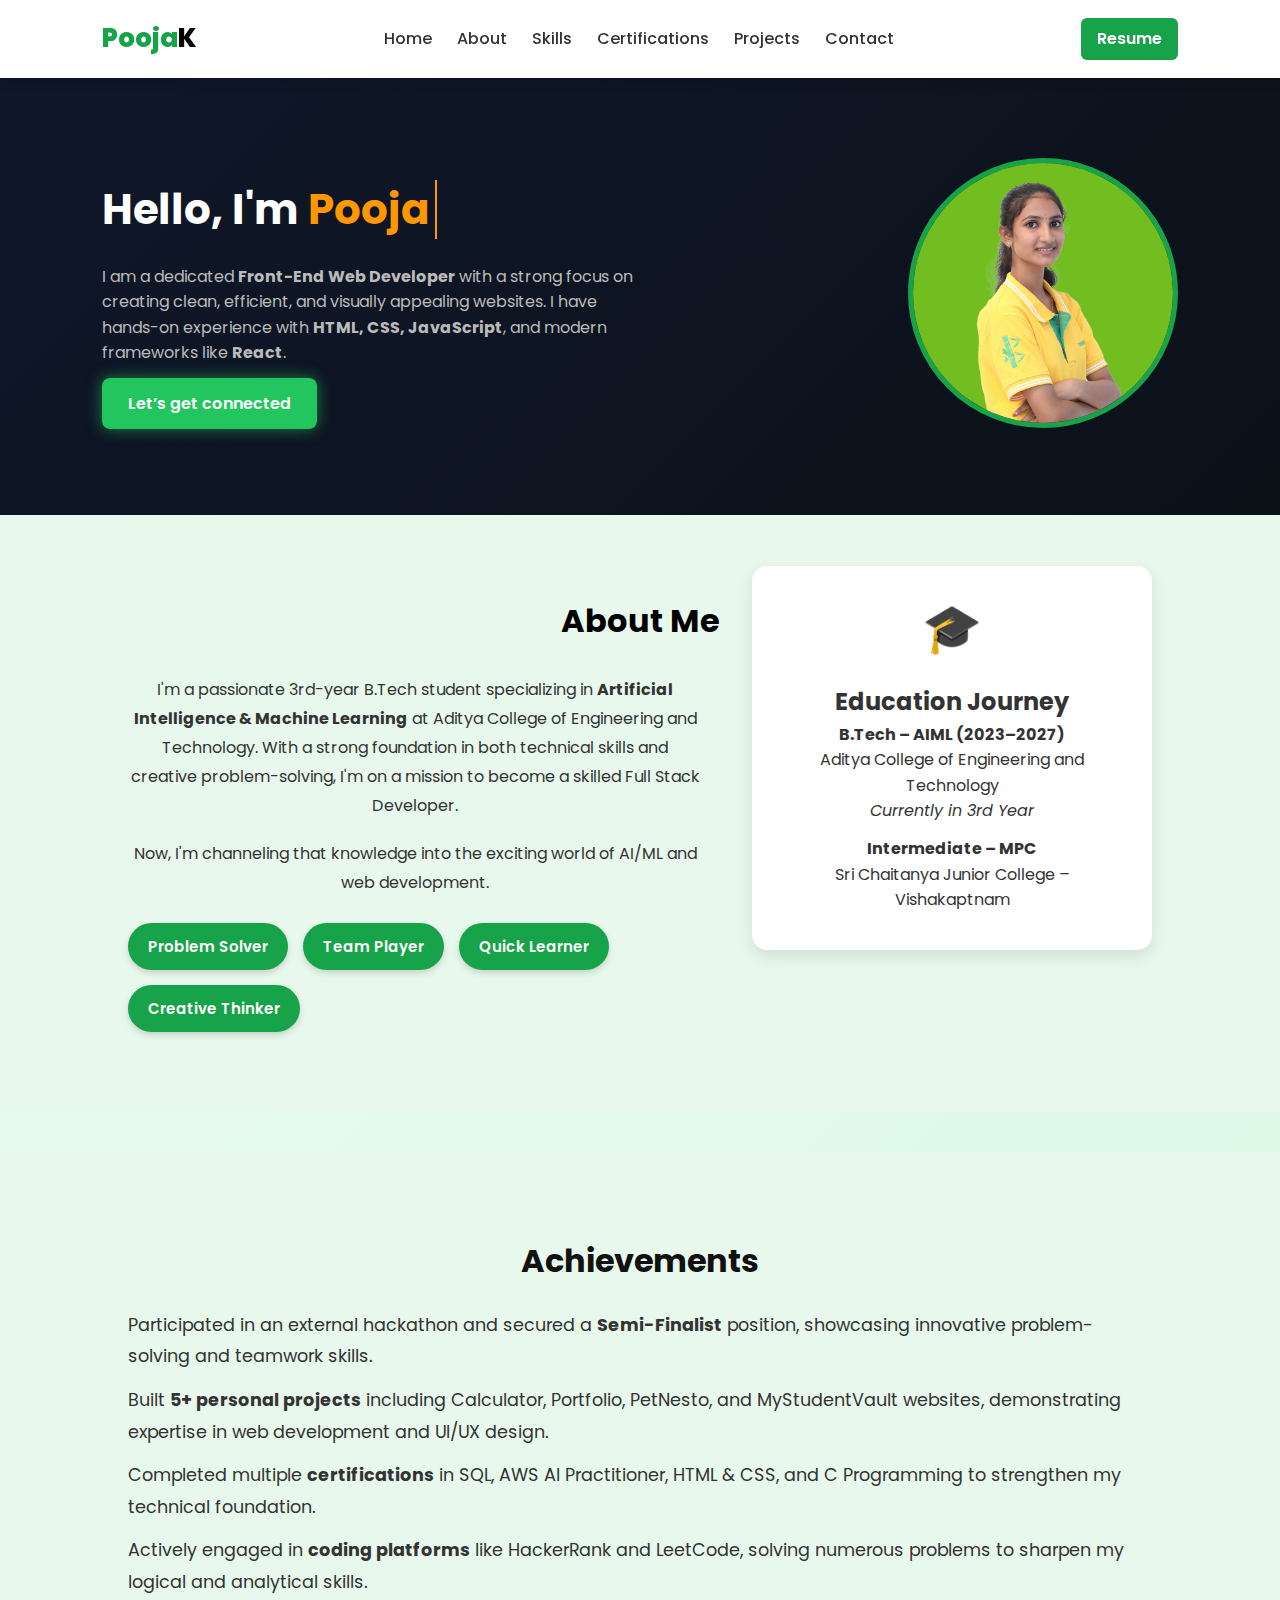
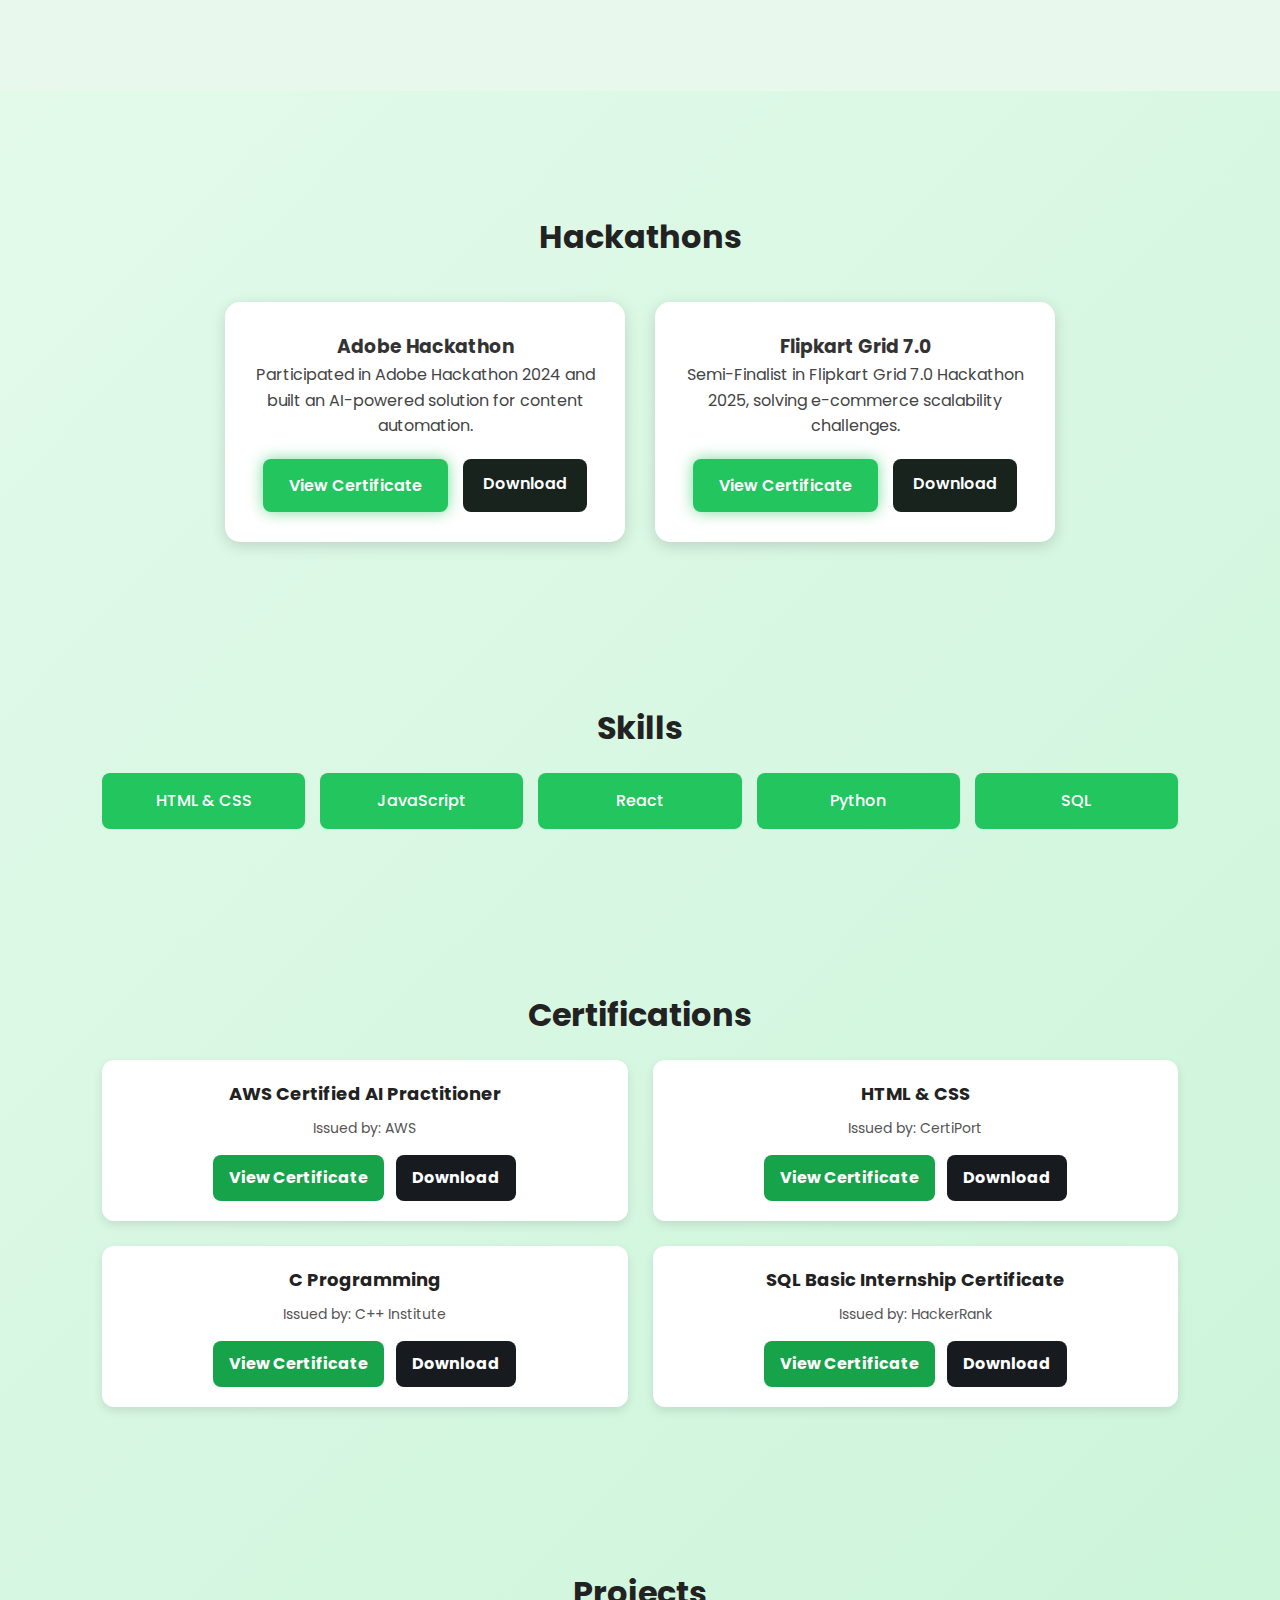
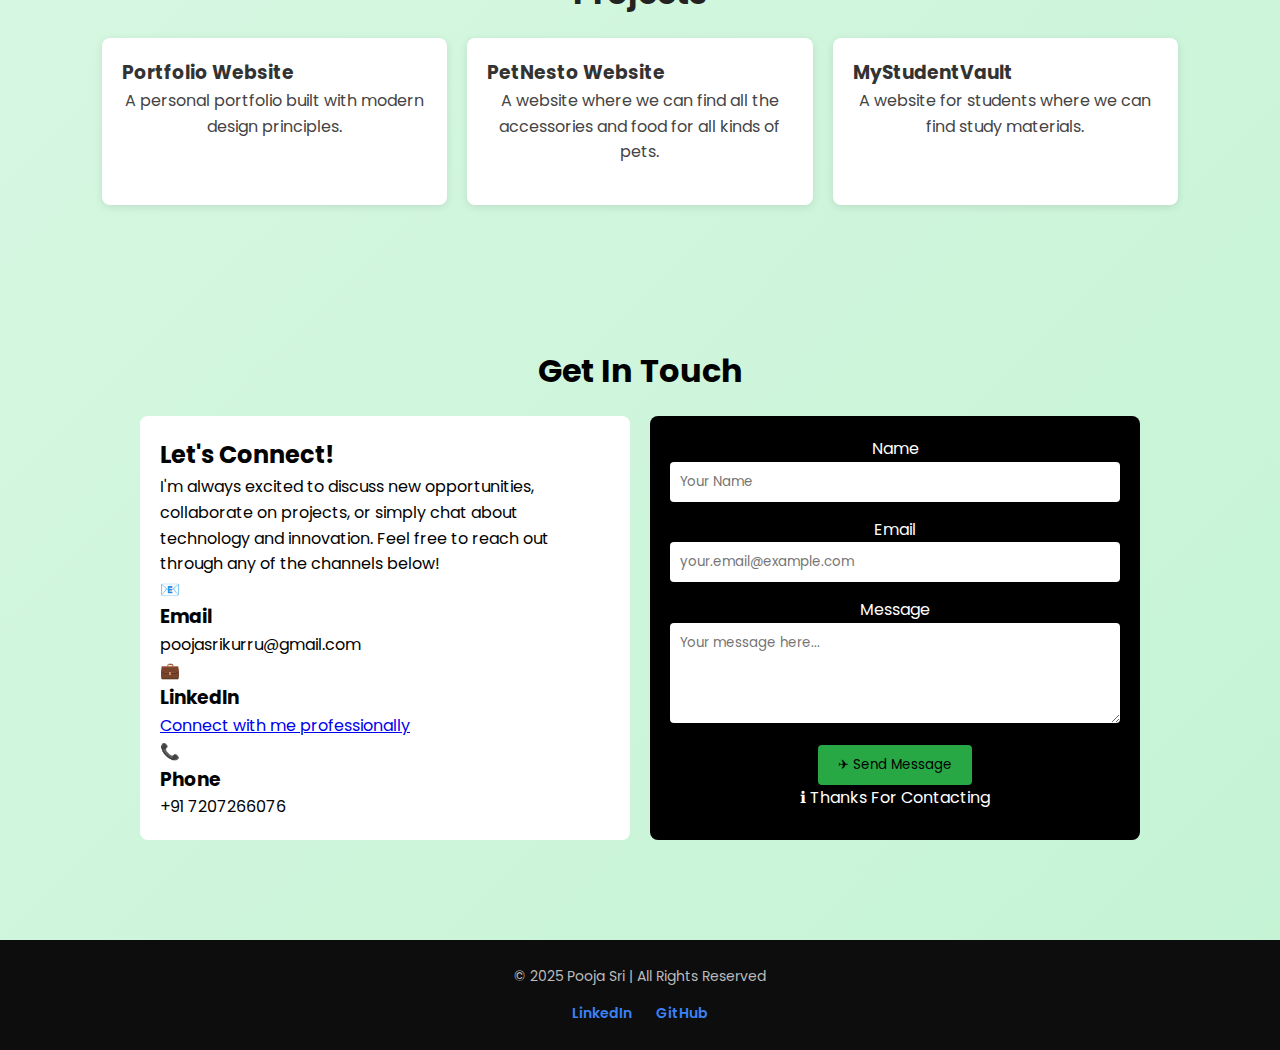
<file: index.html>
<!DOCTYPE html>
<html lang="en">
<head>
  <meta charset="UTF-8" />
  <meta name="viewport" content="width=device-width, initial-scale=1.0" />
  <title>Pooja Sri - Portfolio</title>
  <link rel="stylesheet" href="portfolio.css" />
  <link href="https://fonts.googleapis.com/css2?family=Poppins:wght@300;500;700&display=swap" rel="stylesheet" />
</head>
<body>

  <!-- Navbar -->
  <header class="navbar">
    <div class="logo">
      <span class="logo-main">Pooja</span><span class="logo-highlight">K</span>
    </div>

    <nav>
      <a href="#home">Home</a>
      <a href="#about">About</a>
      <a href="#skills">Skills</a>
      <a href="#certifications">Certifications</a>
      <a href="#projects">Projects</a>
      <a href="#contact">Contact</a>
    </nav>

    <a href="resume.pdf" target="_blank" class="resume-link">Resume</a>
  </header>

  <!-- Hero Section -->
  <section id="home" class="hero dark-hero">
    <div class="hero-text">
      <h1>Hello, I'm <span id="animated-text"></span></h1>
      <p>
        I am a dedicated <strong>Front-End Web Developer</strong> with a strong focus on creating clean, efficient, and visually appealing websites.    
        I have hands-on experience with <strong>HTML, CSS, JavaScript</strong>, and modern frameworks like <strong>React</strong>.
      </p>
      <a href="#about" class="btn-green">Let’s get connected</a>
    </div>

    <div class="hero-img">
      <div class="rotating-border"></div>
      <div class="profile-pic">
        <img src="./thub_shirt.png" alt="Pooja Sri" />
      </div>
    </div>
  </section>

  <!-- About Section -->
  <section id="about" class="about-section">
    <h1 class="section-title">About Me</h1>
    <div class="about-container">
      <!-- Left Side (My Story) -->
      <div class="about-story">
        <p>
          I'm a passionate 3rd-year B.Tech student specializing in
          <b>Artificial Intelligence & Machine Learning</b> at Aditya College of
          Engineering and Technology. With a strong foundation in both technical
          skills and creative problem-solving, I'm on a mission to become a skilled
          Full Stack Developer.
        </p>
        <p>
          Now, I'm channeling that knowledge into the exciting world of AI/ML and
          web development.
        </p>

        <div class="skills-tags">
          <span>Problem Solver</span>
          <span>Team Player</span>
          <span>Quick Learner</span>
          <span>Creative Thinker</span>
        </div>
      </div>

      <!-- Right Side (Education Journey) -->
      <div class="about-education">
        <div class="edu-card">
          <div class="edu-icon">🎓</div>
          <h2>Education Journey</h1>
          <p>
            <b>B.Tech – AIML (2023–2027)</b><br />
            Aditya College of Engineering and Technology<br />
            <i>Currently in 3rd Year</i>
          </p>
          <p>
            <b>Intermediate – MPC</b><br />
            Sri Chaitanya Junior College – Vishakaptnam 
          </p>
        </div>
      </div>
    </div>
  </section>

  <!-- Achievements -->
  <div class="about-subsection">
  <h1>Achievements</h1>
  <p>
    Participated in an external hackathon and secured a <strong>Semi-Finalist</strong> position, 
    showcasing innovative problem-solving and teamwork skills.  
  </p>
  <p>
    Built <strong>5+ personal projects</strong> including Calculator, Portfolio, PetNesto, and MyStudentVault 
    websites, demonstrating expertise in web development and UI/UX design.  
  </p>
  <p>
    Completed multiple <strong>certifications</strong> in SQL, AWS AI Practitioner, HTML & CSS, and 
    C Programming to strengthen my technical foundation.  
  </p>
  <p>
    Actively engaged in <strong>coding platforms</strong> like HackerRank and LeetCode, solving 
    numerous problems to sharpen my logical and analytical skills.  
  </p>
</div>


  <!-- Hackathons -->
  <section id="hackathons" class="section">
    <h1>Hackathons</h1>
    <div class="hackathon-grid">

      <!-- Adobe Hackathon Card -->
      <div class="hackathon-card">
        <h3>Adobe Hackathon</h3>
        <p class="hackathon-info">
          Participated in Adobe Hackathon 2024 and built an AI-powered solution for content automation.
        </p>
        <div class="hackathon-buttons">
          <a href="./hackathon1.html" target="_blank" class="btn-green">View Certificate</a>
          <a href="./hackathon1.html" download class="btn-download">Download</a>
        </div>
      </div>

      <!-- Flipkart Hackathon Card -->
      <div class="hackathon-card">
        <h3>Flipkart Grid 7.0</h3>
        <p class="hackathon-info">
          Semi-Finalist in Flipkart Grid 7.0 Hackathon 2025, solving e-commerce scalability challenges.
        </p>
        <div class="hackathon-buttons">
          <a href="./hackathon2.html" target="_blank" class="btn-green">View Certificate</a>
          <a href="./hackathon2.html" download class="btn-download">Download</a>
        </div>
      </div>

    </div>
  </section>

  <!-- Skills Section -->
  <section id="skills" class="section">
    <h2>Skills</h2>
    <div class="skills-grid">
      <div class="skill">HTML & CSS</div>
      <div class="skill">JavaScript</div>
      <div class="skill">React</div>
      <div class="skill">Python</div>
      <div class="skill">SQL</div>
    </div>
  </section>

  <!-- Certifications Section -->
  <section id="certifications" class="section">
  <h2>Certifications</h2>
  <div class="certification-grid">
    
    <div class="cert-card">
      <h3>AWS Certified AI Practitioner</h3>
      <p>Issued by: AWS</p>
      <div class="cert-buttons">
        <a href="certificate2.html" target="_blank" class="btn view-btn">View Certificate</a>
        <a href="certificate2.html" download class="btn download-btn">Download</a>
      </div>
    </div>

    <div class="cert-card">
      <h3>HTML & CSS</h3>
      <p>Issued by: CertiPort</p>
      <div class="cert-buttons">
        <a href="certificate3.html" target="_blank" class="btn view-btn">View Certificate</a>
        <a href="certificate3.html" download class="btn download-btn">Download</a>
      </div>
    </div>

    <div class="cert-card">
      <h3>C Programming</h3>
      <p>Issued by: C++ Institute</p>
      <div class="cert-buttons">
        <a href="certificate4.html" target="_blank" class="btn view-btn">View Certificate</a>
        <a href="certificate4.html" download class="btn download-btn">Download</a>
      </div>
    </div>

    <div class="cert-card">
      <h3>SQL Basic Internship Certificate</h3>
      <p>Issued by: HackerRank</p>
      <div class="cert-buttons">
        <a href="certificate.html" target="_blank" class="btn view-btn">View Certificate</a>
        <a href="certificate.html" download class="btn download-btn">Download</a>
      </div>
    </div>

  </div>
</section>


    

  <!-- Projects Section -->
  <section id="projects" class="section">
    <h2>Projects</h2>
    <div class="project-cards">
      <div class="card">
        <h3>Portfolio Website</h3>
        <p>A personal portfolio built with modern design principles.</p>
      </div>
      <div class="card">
        <h3>PetNesto Website</h3>
        <p>A website where we can find all the accessories and food for all kinds of pets.</p>
      </div>
      <div class="card">
        <h3>MyStudentVault</h3>
        <p>A website for students where we can find study materials.</p>
      </div>
    </div>
  </section>

  <!-- Contact Section -->
<section id="contact" class="contact-section">
  <h1 class="section-title">Get In Touch</h1>

  <div class="contact-container">
    <!-- Left Side -->
    <div class="contact-info">
      <h2>Let's Connect!</h2>
      <p>
        I'm always excited to discuss new opportunities, collaborate on projects, or simply chat about technology and innovation.
        Feel free to reach out through any of the channels below!
      </p>

      <div class="contact-card">
        <span class="icon">📧</span>
        <div>
          <h3>Email</h3>
          <p>poojasrikurru@gmail.com</p>
        </div>
      </div>

      <div class="contact-card">
        <span class="icon">💼</span>
        <div>
          <h3>LinkedIn</h3>
          <p><a href="https://www.linkedin.com/in/poojasri-k-7067142a5/" target="_blank">Connect with me professionally</a></p>
        </div>
      </div>

      <div class="contact-card">
        <span class="icon">📞</span>
        <div>
          <h3>Phone</h3>
          <p>+91 7207266076</p>
        </div>
      </div>
    </div>

    <!-- Right Side -->
    <div class="contact-form">
      <form action="https://formspree.io/f/yourFormID" method="POST"></form>
        <label for="name">Name</label>
        <input type="text" id="name" placeholder="Your Name" required />

        <label for="email">Email</label>
        <input type="email" id="email" placeholder="your.email@example.com" required />

        <label for="message">Message</label>
        <textarea id="message" rows="4" placeholder="Your message here..." required></textarea>

        <button type="submit" class="btn-send">✈ Send Message</button>
        <p class="thanks-msg">ℹ Thanks For Contacting</p>
      </form>
    </div>
  </div>
</section>

  <!-- Footer -->
  <footer>
    <p>© 2025 Pooja Sri | All Rights Reserved</p>
    <div class="social-links">
      <a href="https://www.linkedin.com/in/poojasri-k-7067142a5/" target="_blank">LinkedIn</a>
      <a href="https://github.com/72072poojasri" target="_blank">GitHub</a>
    </div>
  </footer>

  <script src="portfolio.js"></script>
  <script src="script.js"></script>
</body>
</html>
</file>
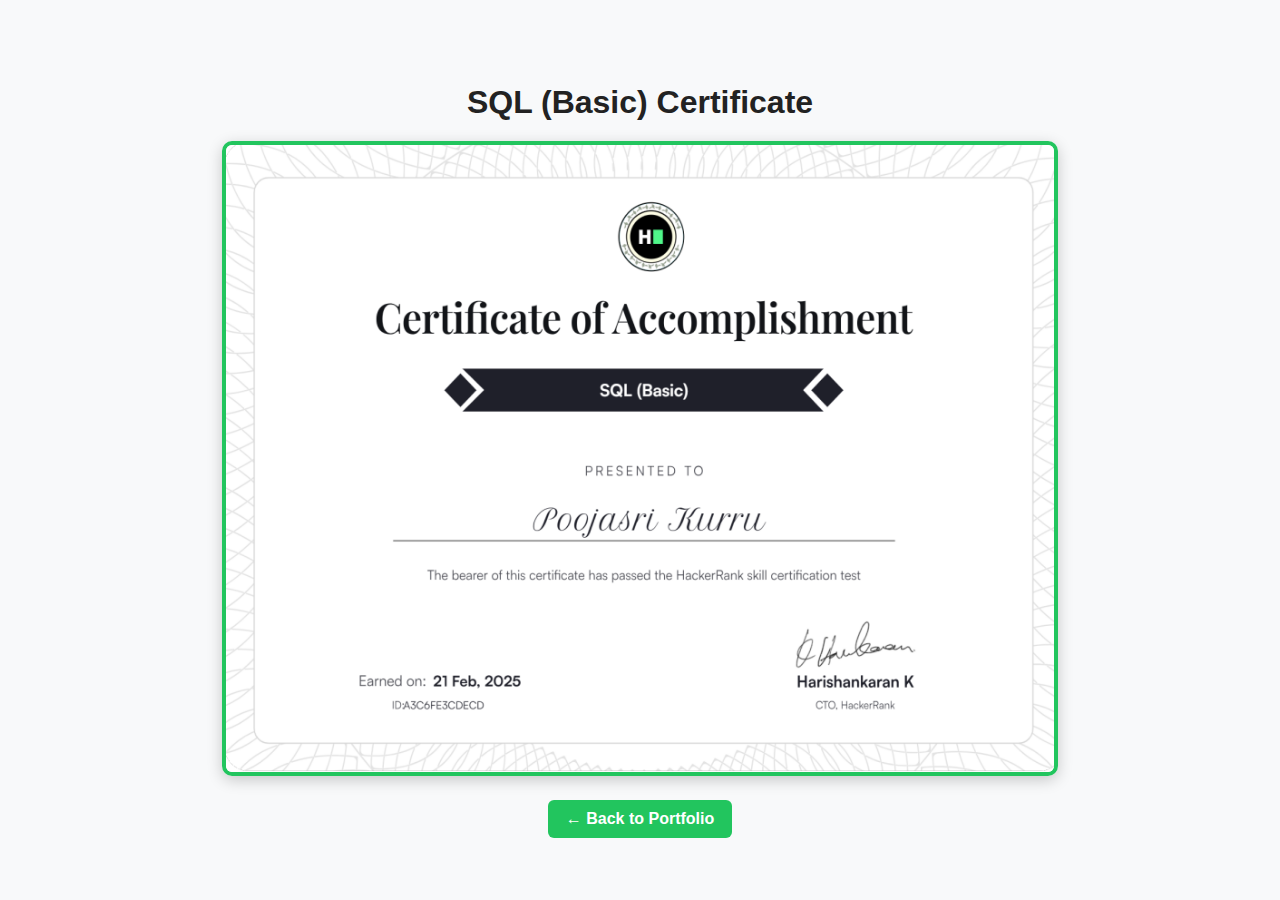
<file: certificate.html>
<!DOCTYPE html>
<html lang="en">
<head>
  <meta charset="UTF-8">
  <meta name="viewport" content="width=device-width, initial-scale=1.0">
  <title>Certificate</title>
  <style>
    body {
      display: flex;
      justify-content: center;
      align-items: center;
      min-height: 100vh;
      background: #f8f9fa;
      margin: 0;
      font-family: Arial, sans-serif;
    }

    .container {
      text-align: center;
    }

    h1 {
      margin-bottom: 20px;
      color: #222;
    }

    img {
      max-width: 90%;
      height: auto;
      border: 4px solid #22c55e;
      border-radius: 10px;
      box-shadow: 0 4px 15px rgba(0,0,0,0.2);
    }

    .back-link {
      display: inline-block;
      margin-top: 20px;
      padding: 10px 18px;
      background: #22c55e;
      color: #fff;
      text-decoration: none;
      border-radius: 6px;
      font-weight: bold;
      transition: 0.3s;
    }

    .back-link:hover {
      background: #16a34a;
    }
  </style>
</head>
<body>
  <div class="container">
    <h1>SQL (Basic) Certificate</h1>
    <!-- Change the image file name below -->
    <img src="sql.png" alt="SQL Certificate">
    <br>
    <a href="portfolio.html" class="back-link">← Back to Portfolio</a>
  </div>
</body>
</html>
</file>
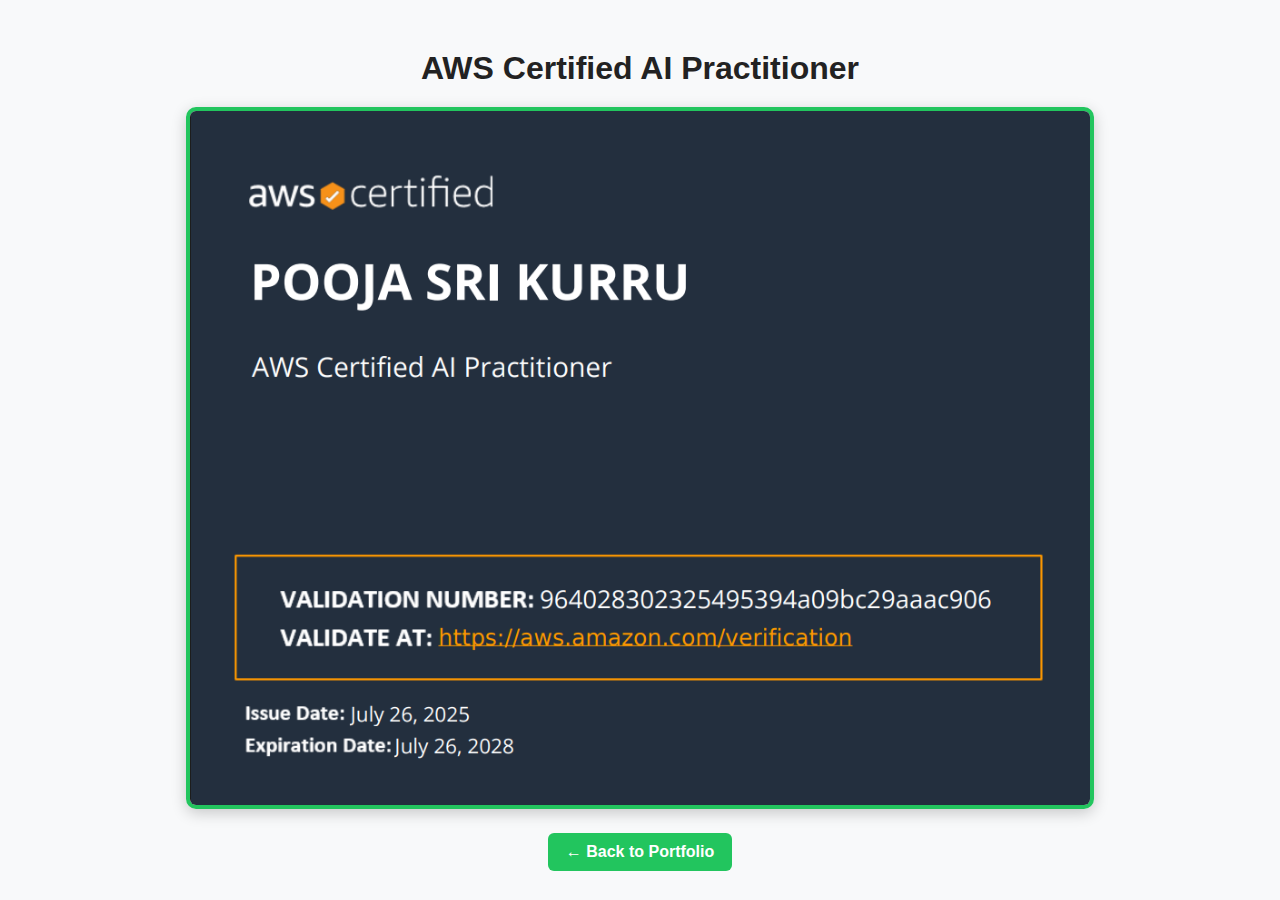
<file: certificate2.html>
<!DOCTYPE html>
<html lang="en">
<head>
  <meta charset="UTF-8">
  <meta name="viewport" content="width=device-width, initial-scale=1.0">
  <title>Certificate</title>
  <style>
    body {
      display: flex;
      justify-content: center;
      align-items: center;
      min-height: 100vh;
      background: #f8f9fa;
      margin: 0;
      font-family: Arial, sans-serif;
    }

    .container {
      text-align: center;
    }

    h1 {
      margin-bottom: 20px;
      color: #222;
    }

    img {
      max-width: 90%;
      height: auto;
      border: 4px solid #22c55e;
      border-radius: 10px;
      box-shadow: 0 4px 15px rgba(0,0,0,0.2);
    }

    .back-link {
      display: inline-block;
      margin-top: 20px;
      padding: 10px 18px;
      background: #22c55e;
      color: #fff;
      text-decoration: none;
      border-radius: 6px;
      font-weight: bold;
      transition: 0.3s;
    }

    .back-link:hover {
      background: #16a34a;
    }
  </style>
</head>
<body>
  <div class="container">
    <h1>AWS Certified AI Practitioner</h1>
    <!-- Change the image file name below -->
    <img src="aws_ai.png" alt="SQL Certificate">
    <br>
    <a href="portfolio.html" class="back-link">← Back to Portfolio</a>
  </div>
</body>
</html>
</file>
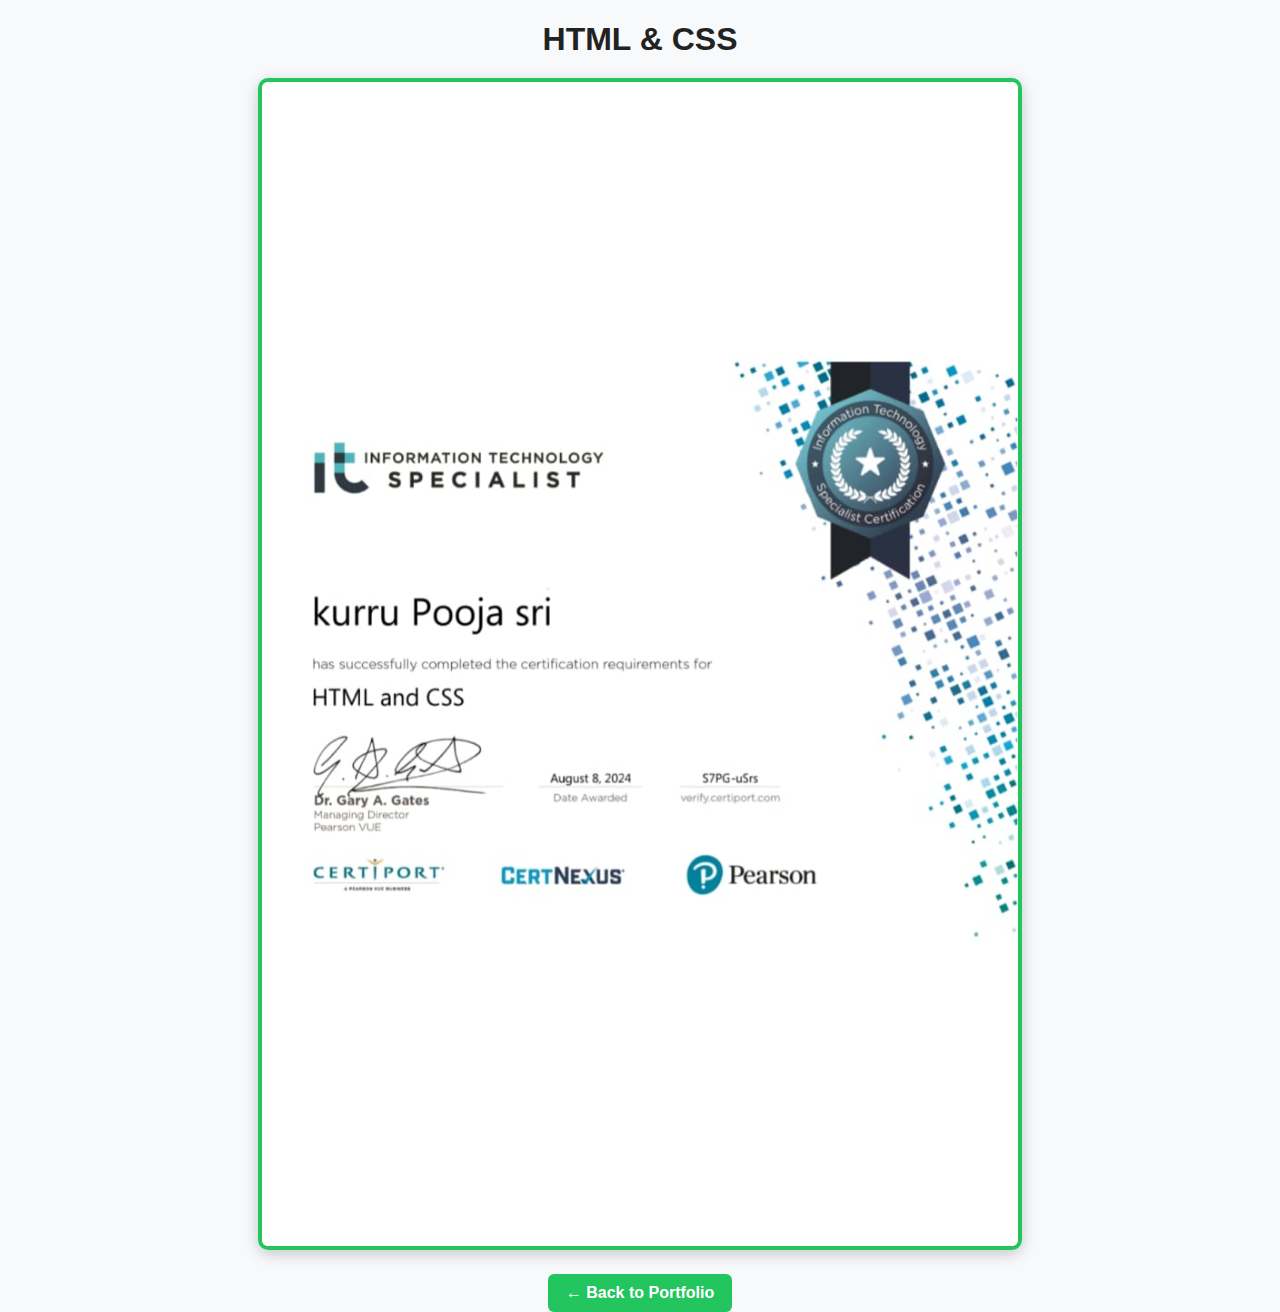
<file: certificate3.html>
<!DOCTYPE html>
<html lang="en">
<head>
  <meta charset="UTF-8">
  <meta name="viewport" content="width=device-width, initial-scale=1.0">
  <title>Certificate</title>
  <style>
    body {
      display: flex;
      justify-content: center;
      align-items: center;
      min-height: 100vh;
      background: #f8f9fa;
      margin: 0;
      font-family: Arial, sans-serif;
    }

    .container {
      text-align: center;
    }

    h1 {
      margin-bottom: 20px;
      color: #222;
    }

    img {
      max-width: 90%;
      height: auto;
      border: 4px solid #22c55e;
      border-radius: 10px;
      box-shadow: 0 4px 15px rgba(0,0,0,0.2);
    }

    .back-link {
      display: inline-block;
      margin-top: 20px;
      padding: 10px 18px;
      background: #22c55e;
      color: #fff;
      text-decoration: none;
      border-radius: 6px;
      font-weight: bold;
      transition: 0.3s;
    }

    .back-link:hover {
      background: #16a34a;
    }
  </style>
</head>
<body>
  <div class="container">
    <h1>HTML & CSS</h1>
    <!-- Change the image file name below -->
    <img src="./html&css.jpg" alt="SQL Certificate">
    <br>
    <a href="portfolio.html" class="back-link">← Back to Portfolio</a>
  </div>
</body>
</html>
</file>
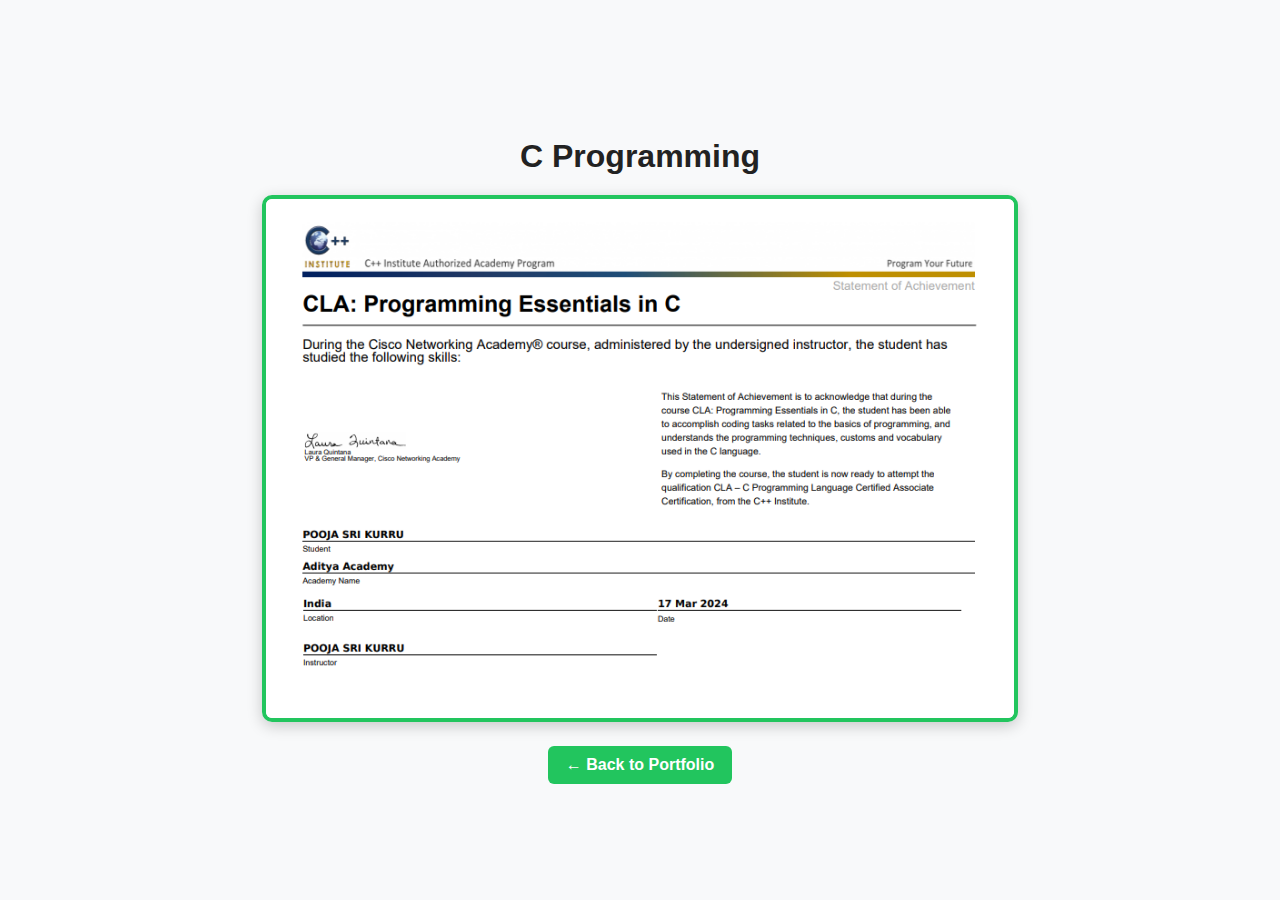
<file: certificate4.html>
<!DOCTYPE html>
<html lang="en">
<head>
  <meta charset="UTF-8">
  <meta name="viewport" content="width=device-width, initial-scale=1.0">
  <title>Certificate</title>
  <style>
    body {
      display: flex;
      justify-content: center;
      align-items: center;
      min-height: 100vh;
      background: #f8f9fa;
      margin: 0;
      font-family: Arial, sans-serif;
    }

    .container {
      text-align: center;
    }

    h1 {
      margin-bottom: 20px;
      color: #222;
    }

    img {
      max-width: 90%;
      height: auto;
      border: 4px solid #22c55e;
      border-radius: 10px;
      box-shadow: 0 4px 15px rgba(0,0,0,0.2);
    }

    .back-link {
      display: inline-block;
      margin-top: 20px;
      padding: 10px 18px;
      background: #22c55e;
      color: #fff;
      text-decoration: none;
      border-radius: 6px;
      font-weight: bold;
      transition: 0.3s;
    }

    .back-link:hover {
      background: #16a34a;
    }
  </style>
</head>
<body>
  <div class="container">
    <h1>C Programming</h1>
    <!-- Change the image file name below -->
    <img src="c.png" alt="SQL Certificate">
    <br>
    <a href="portfolio.html" class="back-link">← Back to Portfolio</a>
  </div>
</body>
</html>
</file>
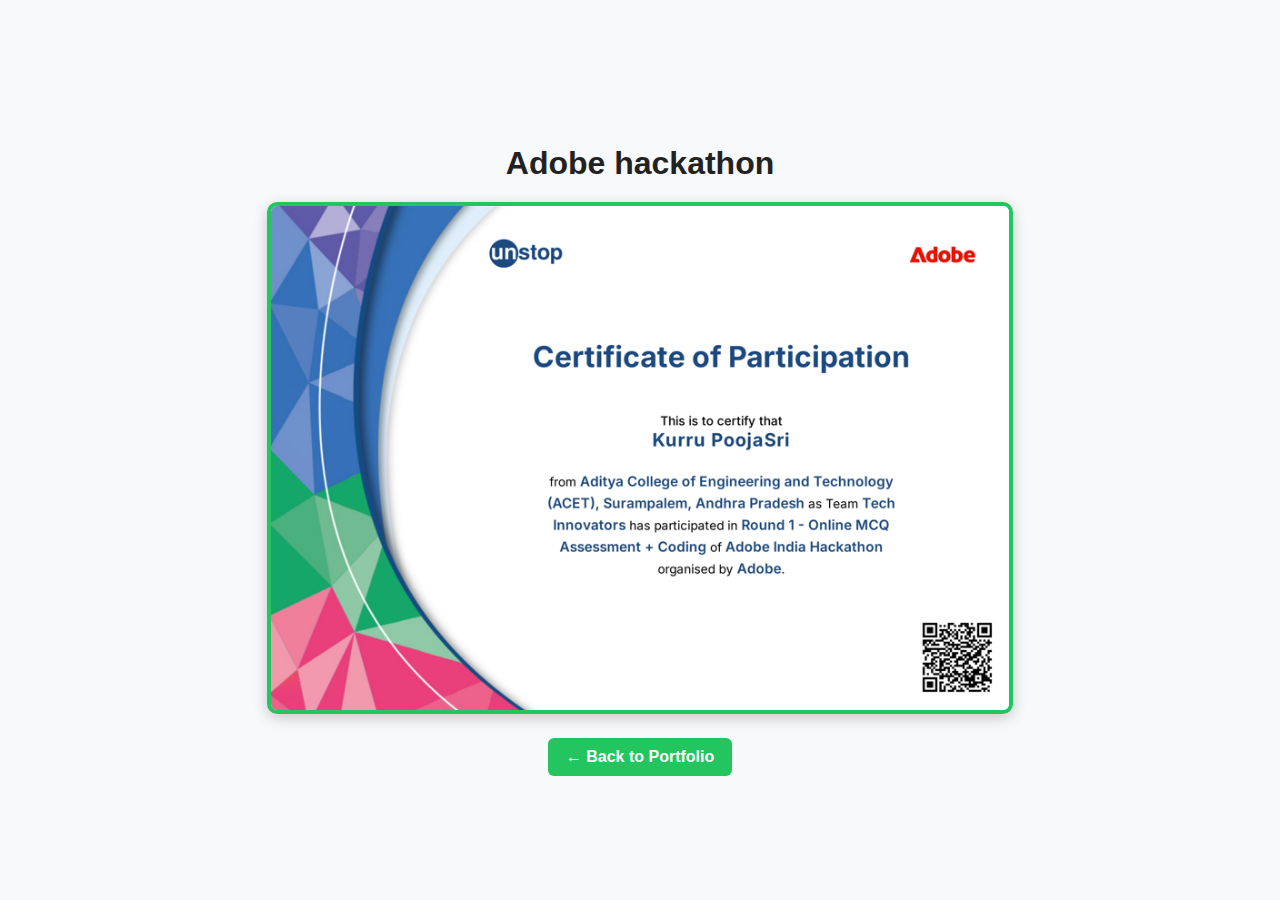
<file: hackathon1.html>
<!DOCTYPE html>
<html lang="en">
<head>
  <meta charset="UTF-8">
  <meta name="viewport" content="width=device-width, initial-scale=1.0">
  <title>Certificate</title>
  <style>
    body {
      display: flex;
      justify-content: center;
      align-items: center;
      min-height: 100vh;
      background: #f8f9fa;
      margin: 0;
      font-family: Arial, sans-serif;
    }

    .container {
      text-align: center;
    }

    h1 {
      margin-bottom: 20px;
      color: #222;
    }

    img {
      max-width: 90%;
      height: auto;
      border: 4px solid #22c55e;
      border-radius: 10px;
      box-shadow: 0 4px 15px rgba(0,0,0,0.2);
    }

    .back-link {
      display: inline-block;
      margin-top: 20px;
      padding: 10px 18px;
      background: #22c55e;
      color: #fff;
      text-decoration: none;
      border-radius: 6px;
      font-weight: bold;
      transition: 0.3s;
    }

    .back-link:hover {
      background: #16a34a;
    }
  </style>
</head>
<body>
  <div class="container">
    <h1>Adobe hackathon</h1>
    <!-- Change the image file name below -->
    <img src="./hackothon.png" alt="Adobe-Hackathon">
    <br>
    <a href="portfolio.html" class="back-link">← Back to Portfolio</a>
  </div>
</body>
</html>
</file>
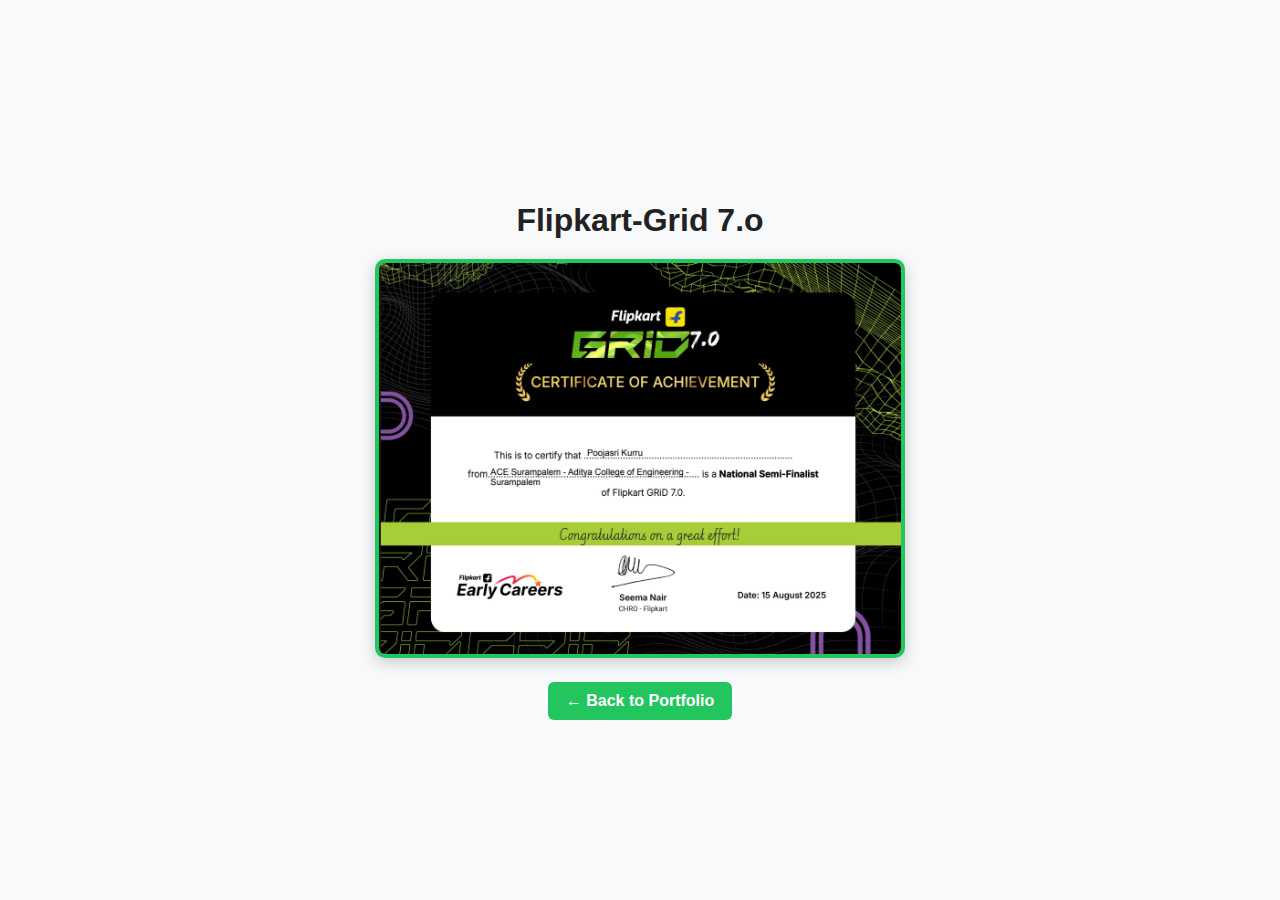
<file: hackathon2.html>
<!DOCTYPE html>
<html lang="en">
<head>
  <meta charset="UTF-8">
  <meta name="viewport" content="width=device-width, initial-scale=1.0">
  <title>Certificate</title>
  <style>
    body {
      display: flex;
      justify-content: center;
      align-items: center;
      min-height: 100vh;
      background: #f8f9fa;
      margin: 0;
      font-family: Arial, sans-serif;
    }

    .container {
      text-align: center;
    }

    h1 {
      margin-bottom: 20px;
      color: #222;
    }

    img {
      max-width: 90%;
      height: auto;
      border: 4px solid #22c55e;
      border-radius: 10px;
      box-shadow: 0 4px 15px rgba(0,0,0,0.2);
    }

    .back-link {
      display: inline-block;
      margin-top: 20px;
      padding: 10px 18px;
      background: #22c55e;
      color: #fff;
      text-decoration: none;
      border-radius: 6px;
      font-weight: bold;
      transition: 0.3s;
    }

    .back-link:hover {
      background: #16a34a;
    }
  </style>
</head>
<body>
  <div class="container">
    <h1>Flipkart-Grid 7.o</h1>
    <!-- Change the image file name below -->
    <img src="./flipkart.png" alt="Flipkart-Grid 7.0">
    <br>
    <a href="portfolio.html" class="back-link">← Back to Portfolio</a>
  </div>
</body>
</html>
</file>
<file: portfolio.css>
/* Reset */
* {
  margin: 0;
  padding: 0;
  box-sizing: border-box;
  font-family: 'Poppins', sans-serif;
}

body {
  background: linear-gradient(135deg, #f0fdf4, #c4f3d4); /* soft green gradient */
  color: #333;
  line-height: 1.6;
}

html {
  scroll-behavior: smooth;
}

/* Navbar */
.navbar {
  display: flex;
  justify-content: space-between;
  align-items: center;
  padding: 18px 8%;
  background: #fff;
  position: sticky;
  top: 0;
  z-index: 100;
  box-shadow: 0 4px 12px rgba(0,0,0,0.1);
}

.logo {
  font-size: 26px;
  font-weight: 800;
}

.logo-main {
  color: #16a34a;
}

.logo-highlight {
  color: #020603;
}

.navbar nav {
  flex: 1;
  display: flex;
  justify-content: center;
  gap: 25px;
}

.navbar nav a {
  text-decoration: none;
  color: #333;
  font-weight: 500;
  transition: 0.3s;
}

.navbar nav a:hover {
  color: #22c55e;
}

.resume-link {
  margin-left: auto;
  background: #16a34a;
  color: #fff;
  padding: 8px 16px;
  border-radius: 6px;
  font-weight: 600;
  text-decoration: none;
  transition: background 0.3s ease;
}

.resume-link:hover {
  background: #15803d;
}

/* Hero Section */
.dark-hero {
  background: linear-gradient(135deg, #0f172a, #0c1118);
  color: #fff;
  display: flex;
  justify-content: space-between;
  align-items: center;
  padding: 80px 8%;
  gap: 40px;
}

.dark-hero .hero-text {
  max-width: 50%;
}

.dark-hero h1 {
  font-size: 42px;
  font-weight: 700;
  margin-bottom: 20px;
}

.dark-hero h1 span {
  color: #22c55e;
}

.dark-hero p {
  font-size: 16px;
  color: #bbb;
  margin-bottom: 25px;
}

.btn-green {
  background: #22c55e;
  color: #fff;
  font-weight: 600;
  border: none;
  padding: 14px 26px;
  border-radius: 8px;
  cursor: pointer;
  transition: 0.3s;
  box-shadow: 0 0 15px rgba(34, 197, 94, 0.6);
  text-decoration: none;
}

.btn-green:hover {
  background: #16a34a;
  box-shadow: 0 0 20px rgba(34, 197, 94, 0.8);
}

/* Profile Image */
.hero-img {
  position: relative;
  display: flex;
  align-items: center;
  justify-content: center;
}

.hero-img img {
  width: 270px;
  height: 270px;
  border-radius: 50%;
  border: 5px solid #16a34a;
  animation: borderColor 4s linear infinite;
}

@keyframes borderColor {
  0% { border-color: #16a34a; }
  25% { border-color: #22c55e; }
  50% { border-color: #4ade80; }
  75% { border-color: #86efac; }
  100% { border-color: #16a34a; }
}

/* Sections */
.section {
  padding: 80px 8%;
}

.section h2 {
  font-size: 32px;
  margin-bottom: 20px;
  color: #222;
  text-align: center;
}

.section p {
  text-align: center;
  max-width: 800px;
  margin: 0 auto 20px;
  color: #444;
}

/* About Section */
/* About Section */
.about-section {
  padding: 80px 10%; /* more padding around section */
  background: #e8f8ec; /* soft green background */
  text-align: center;
}

.about-container {
  display: flex;
  justify-content: space-between;
  align-items: flex-start;
  gap: 50px; /* space between left and right */
  margin-top: 30px;
  flex-wrap: wrap; /* mobile friendly */
}
.section-title {
  text-align: left;      /* or center if you prefer */
  font-size: 2.5rem;     /* increase size */
  font-weight: 700;
  margin-bottom: 25px;
  color: #111;
  text-align: center;
}

.about-story {
  flex: 1;
  min-width: 320px;
  line-height: 1.8; /* increase line spacing */
}

.about-story h3 {
  margin-bottom: 15px;
  font-size: 22px;
}

.about-story p {
  margin-bottom: 20px;
  font-size: 16px;
}

/* Skills Tags */
.skills-tags {
  margin-top: 25px;
  display: flex;
  flex-wrap: wrap;
  gap: 15px; /* spacing between tags */
}

.skills-tags span {
  background: #16a34a;
  color: #fff;
  padding: 8px 16px;
  border-radius: 20px;
  font-size: 14px;
  font-weight: 500;
  white-space: nowrap;
  box-shadow: 0 2px 6px rgba(0, 0, 0, 0.1);
}

/* Education Card */
.about-education {
  display: flex;
  justify-content: center;
  align-items: center;
  margin-top:40px;
}

.edu-card {
  background: #fff;
  padding: 25px;
  border-radius: 15px;
  box-shadow: 0 6px 15px rgba(0, 0, 0, 0.1);
  max-width: 400px;
  text-align: center;   /* Centers the logo and text */
  margin-top: -150px;
}

.edu-icon {
  font-size: 3rem;      /* Make the 🎓 bigger */
  margin-bottom: 15px;  /* Add spacing between icon and heading */
}

.edu-card h1 {
  font-size: 1.5rem;
  margin-bottom: 15px;
  font-weight: 600;
  color: #111;
}

.edu-card p {
  font-size: 1rem;
  margin-bottom: 12px;
  line-height: 1.6;
}



/* Skills */
/* Skill Tags */
.skills-tags span {
  background: #16a34a;
  color: #fff;
  padding: 10px 20px;
  border-radius: 25px;
  font-size: 15px;
  font-weight: 600;
  white-space: nowrap;
  box-shadow: 0 3px 6px rgba(0, 0, 0, 0.15);
  transition: all 0.3s ease; /* smooth hover effect */
  cursor: pointer;
}

/* Hover Effect */
.skills-tags span:hover {
  background: #22c55e; /* lighter green */
  transform: scale(1.1); /* pop out */
  box-shadow: 0 6px 15px rgba(0, 0, 0, 0.25);
}

.skills-grid {
  display: grid;
  grid-template-columns: repeat(auto-fit, minmax(120px, 1fr));
  gap: 15px;
  margin-top: 20px;
}

.skill {
  background: #22c55e;
  color: #fff;
  padding: 15px;
  text-align: center;
  border-radius: 8px;
  font-weight: 500;
  transition: 0.3s;
}

.skill:hover {
  transform: translateY(-5px);
  background: #22c55e;;
}
/*Achivements*/
.about-subsection {
  margin: 40px 0;
  line-height: 1.8;
  font-size: 1.1rem;
  padding:80px 10%;
  background: #e8f8ec;
}

.about-subsection h1 {
  text-align: center;
  margin-bottom: 20px;
  font-size: 2rem;
  font-weight: bold;
  color: #111;
}


.about-subsection p {
  margin-bottom: 12px;
}


/* Certifications */
.certification-grid {
  display: grid;
  grid-template-columns: repeat(2, 1fr); /* exactly 2 cards per row */
  gap: 25px; /* spacing between cards */
  margin-top: 20px;
}


.cert-card {
  background: #fff;
  padding: 20px;
  border-radius: 12px;
  box-shadow: 0 4px 10px rgba(0, 0, 0, 0.1);
  text-align: center;
  transition: transform 0.3s ease, box-shadow 0.3s ease;
}

.cert-card:hover {
  transform: translateY(-5px);
  box-shadow: 0 8px 16px rgba(0, 0, 0, 0.15);
}

.cert-card h3 {
  font-size: 18px;
  margin-bottom: 8px;
  color: #222;
}

.cert-card p {
  font-size: 14px;
  margin-bottom: 16px;
  color: #555;
}

.cert-buttons {
  display: flex;
  justify-content: center;
  gap: 12px;
}

.btn {
  padding: 10px 16px;
  border-radius: 8px;
  font-weight: bold;
  text-decoration: none;
  color: #fff;
  transition: background 0.3s ease;
}

.view-btn {
  background: #16a34a; /* green */
}

.view-btn:hover {
  background: #15803d;
}

.download-btn {
  background: #171b20; /* blue */
}

.download-btn:hover {
  background: #4f5461;
}
@media (max-width: 768px) {
  .certification-grid {
    grid-template-columns: 1fr; /* stack cards in single column on small screens */
  }
}


/* Hackathons */
.section h1{
  font-size: 32px;
  margin-bottom: 20px;
  color: #222;
  text-align: center;
}
.hackathon-grid {
  display: flex;
  flex-wrap: wrap;
  gap: 30px;
  justify-content: center;
  margin-top: 40px;
}

.hackathon-card {
  background: #fff;
  padding: 30px;
  border-radius: 15px;
  box-shadow: 0 4px 15px rgba(0,0,0,0.15);
  text-align: center;
  width: 400px;
  transition: transform 0.3s ease, box-shadow 0.3s ease;
}

.hackathon-card:hover {
  transform: translateY(-5px);
  box-shadow: 0 6px 20px rgba(0,0,0,0.2);
}

.hackathon-buttons {
  display: flex;
  justify-content: center;
  gap: 15px;
}

.btn-download {
  background: #18231d;
  color: #fff;
  font-weight: 600;
  padding: 12px 20px;
  border-radius: 8px;
  text-decoration: none;
  transition: background 0.3s;
}

.btn-download:hover {
  background: #616c86;
}

/* Projects */
.project-cards {
  display: grid;
  grid-template-columns: repeat(auto-fit, minmax(220px, 1fr));
  gap: 20px;
  margin-top: 20px;
}

.card {
  background: #fff;
  padding: 20px;
  border-radius: 8px;
  box-shadow: 0 2px 8px rgba(0, 0, 0, 0.1);
  transition: transform 0.2s, box-shadow 0.2s;
}

.card:hover {
  transform: translateY(-5px);
  box-shadow: 0 4px 15px rgba(0, 0, 0, 0.2);
}

/* Contact */
/* Contact Section */
.contact-section {  /* Green background */
  color: #fff;           /* White text */
  padding: 60px 20px;
  text-align: center;
}

.section-title {
  font-size: 32px;
  margin-bottom: 20px;
  color: #000; /* Black heading */
}
.contact-card i {
  font-size: 36px;   /* Bigger icons */
  color: #28a745;    /* Green color */
  margin-right: 12px;
  vertical-align: middle;
}


.contact-container {
  display: flex;
  flex-wrap: wrap;
  justify-content: space-around;
  gap: 20px;
  max-width: 1000px;
  margin: auto;
}

.contact-info {
  flex: 1 1 300px;
  text-align: left;
  background: #fff;   /* Black box */
  padding: 20px;
  border-radius: 8px;
  color: #020202;
}

.contact-info ul {
  list-style: none;
  padding: 0;
}

.contact-info li {
  margin: 10px 0;
}

.contact-form {
  flex: 1 1 300px;
  background: #000;   /* Black form box */
  padding: 20px;
  border-radius: 8px;
}

.contact-form input,
.contact-form textarea {
  width: 100%;
  padding: 10px;
  margin-bottom: 15px;
  border: none;
  border-radius: 4px;
}

.contact-form button {
  background: #28a745;  /* Green button */
  color: #000000;
  padding: 10px 20px;
  border: none;
  border-radius: 4px;
  cursor: pointer;
}

.contact-form button:hover {
  background: #218838; /* Darker green hover */
}

/* Social Links */
.social-links {
  margin-top: 15px;
}

.social-links a {
  margin: 0 10px;
  color: #3b82f6;
  text-decoration: none;
  font-weight: 600;
  transition: color 0.3s ease;
}

.social-links a:hover {
  color: #16a34a;
}

/* Footer */
footer {
  text-align: center;
  padding: 25px;
  background: #0d0d0d;
  color: #bbb;
  margin-top: 40px;
  font-size: 14px;
}

/* Animated text (typing effect cursor) */
#animated-text {
  color: #ff9800;
  border-right: 2px solid #ff9800;
  padding-right: 5px;
  animation: blink 0.8s infinite;
}

@keyframes blink {
  50% { border-color: transparent; }
}

/* Responsive */
@media (max-width: 992px) {
  .dark-hero {
    flex-direction: column;
    text-align: center;
  }

  .dark-hero .hero-text {
    max-width: 100%;
  }

  .navbar {
    flex-wrap: wrap;
  }

  .navbar nav {
    margin: 10px 0;
    flex: 100%;
    justify-content: center;
  }

  .resume-link {
    margin-left: 0;
  }
}
</file>
